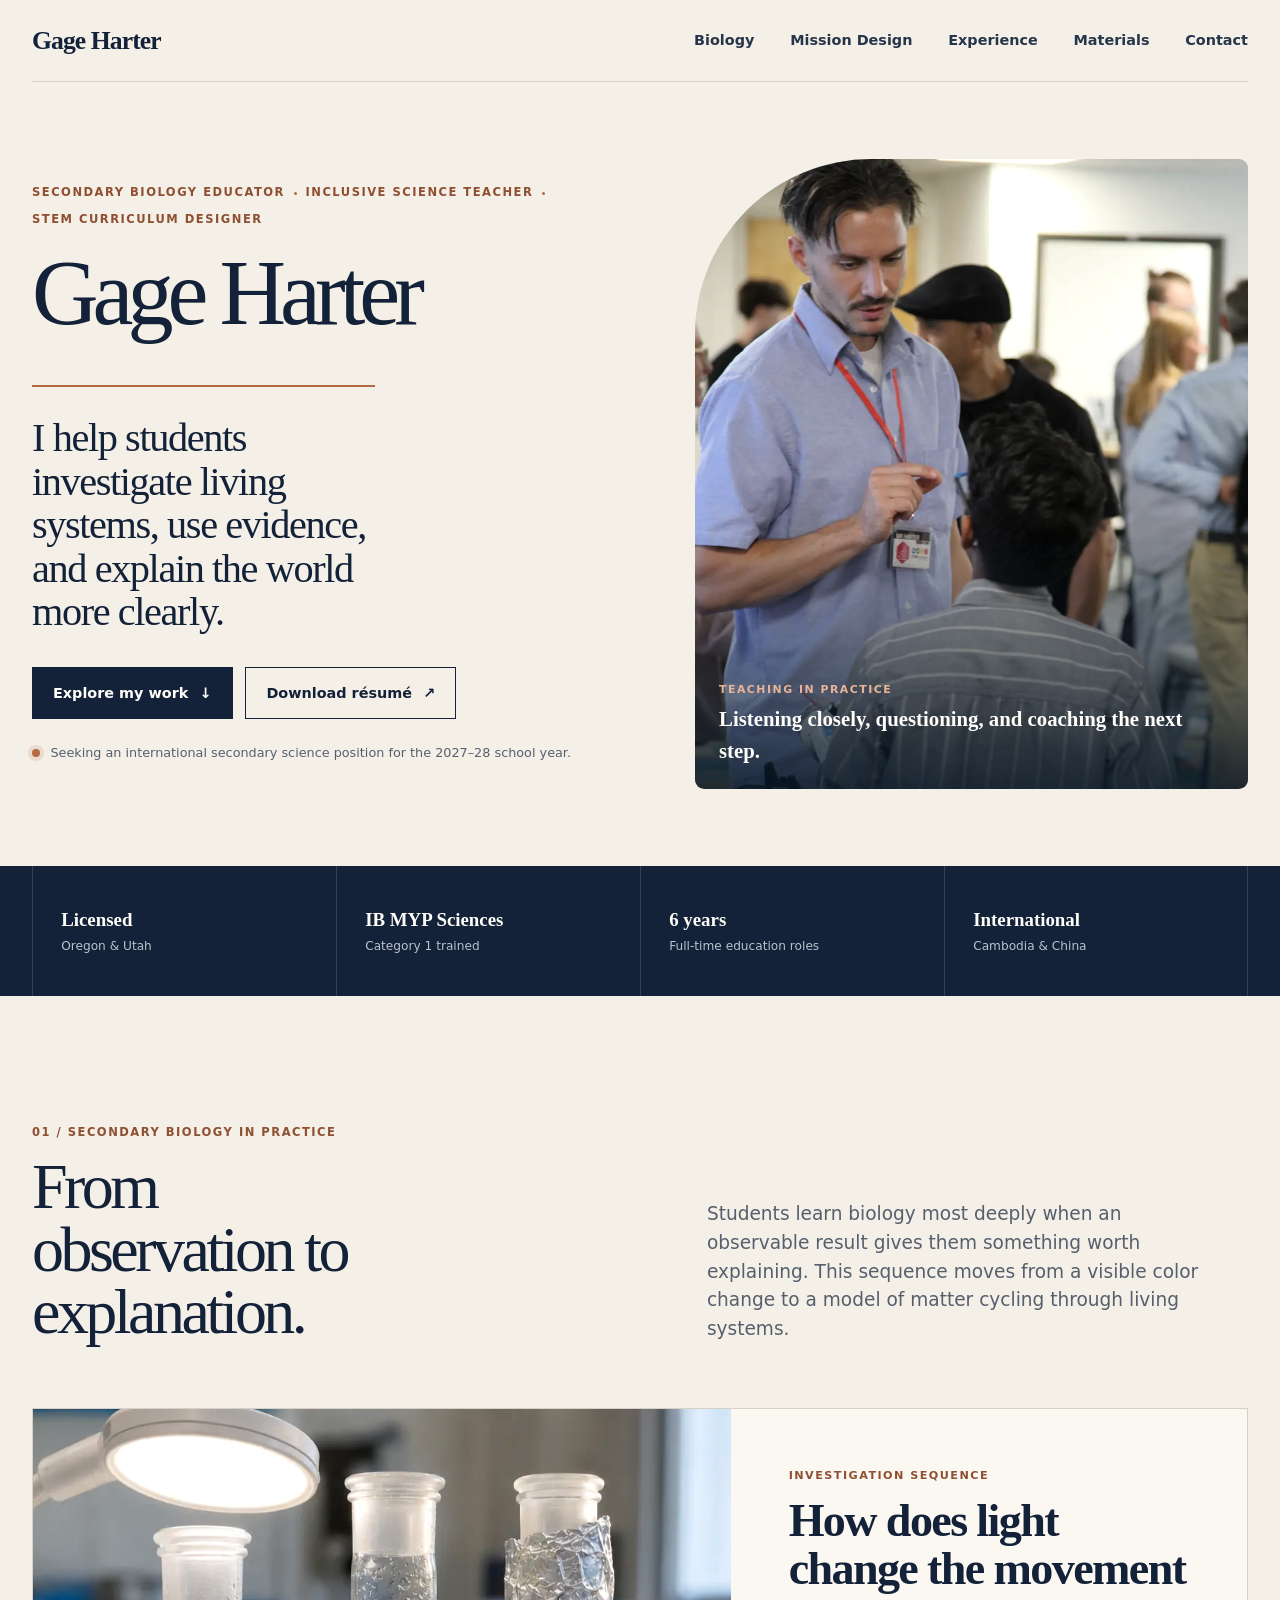
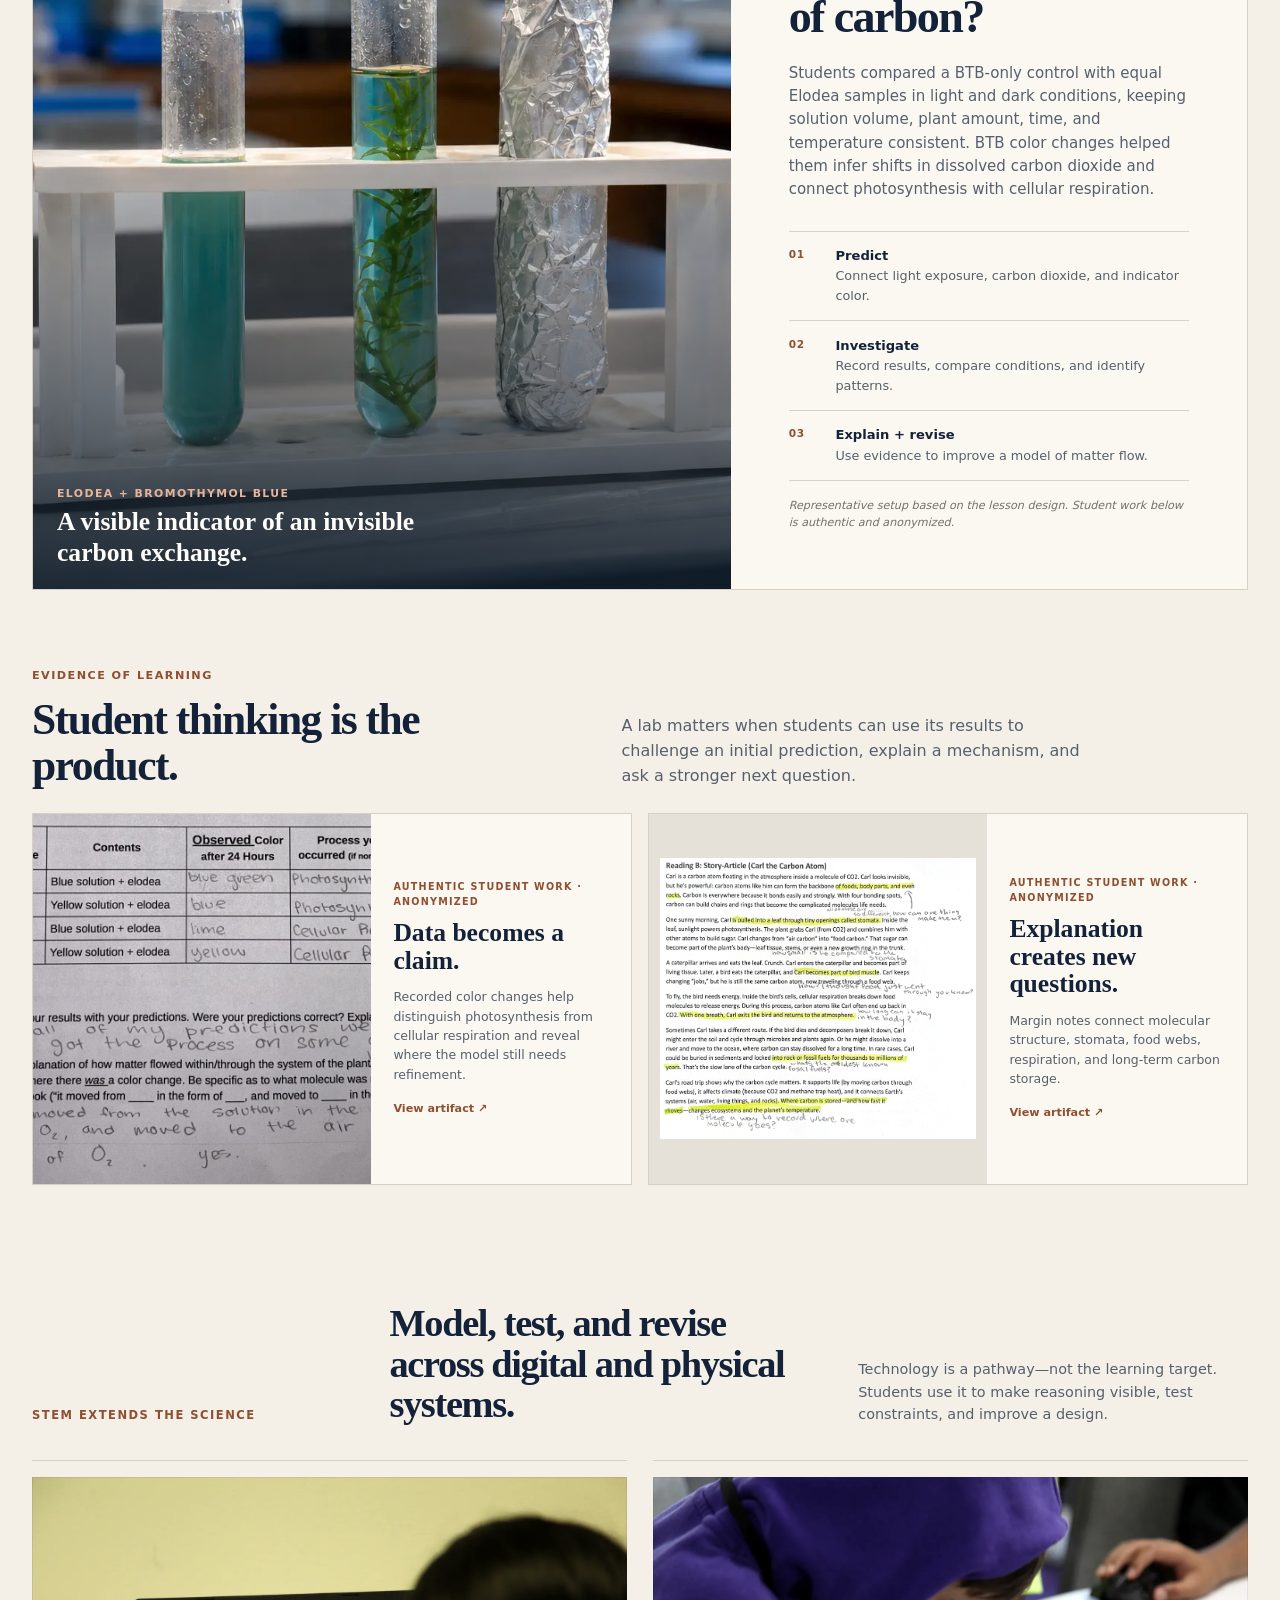
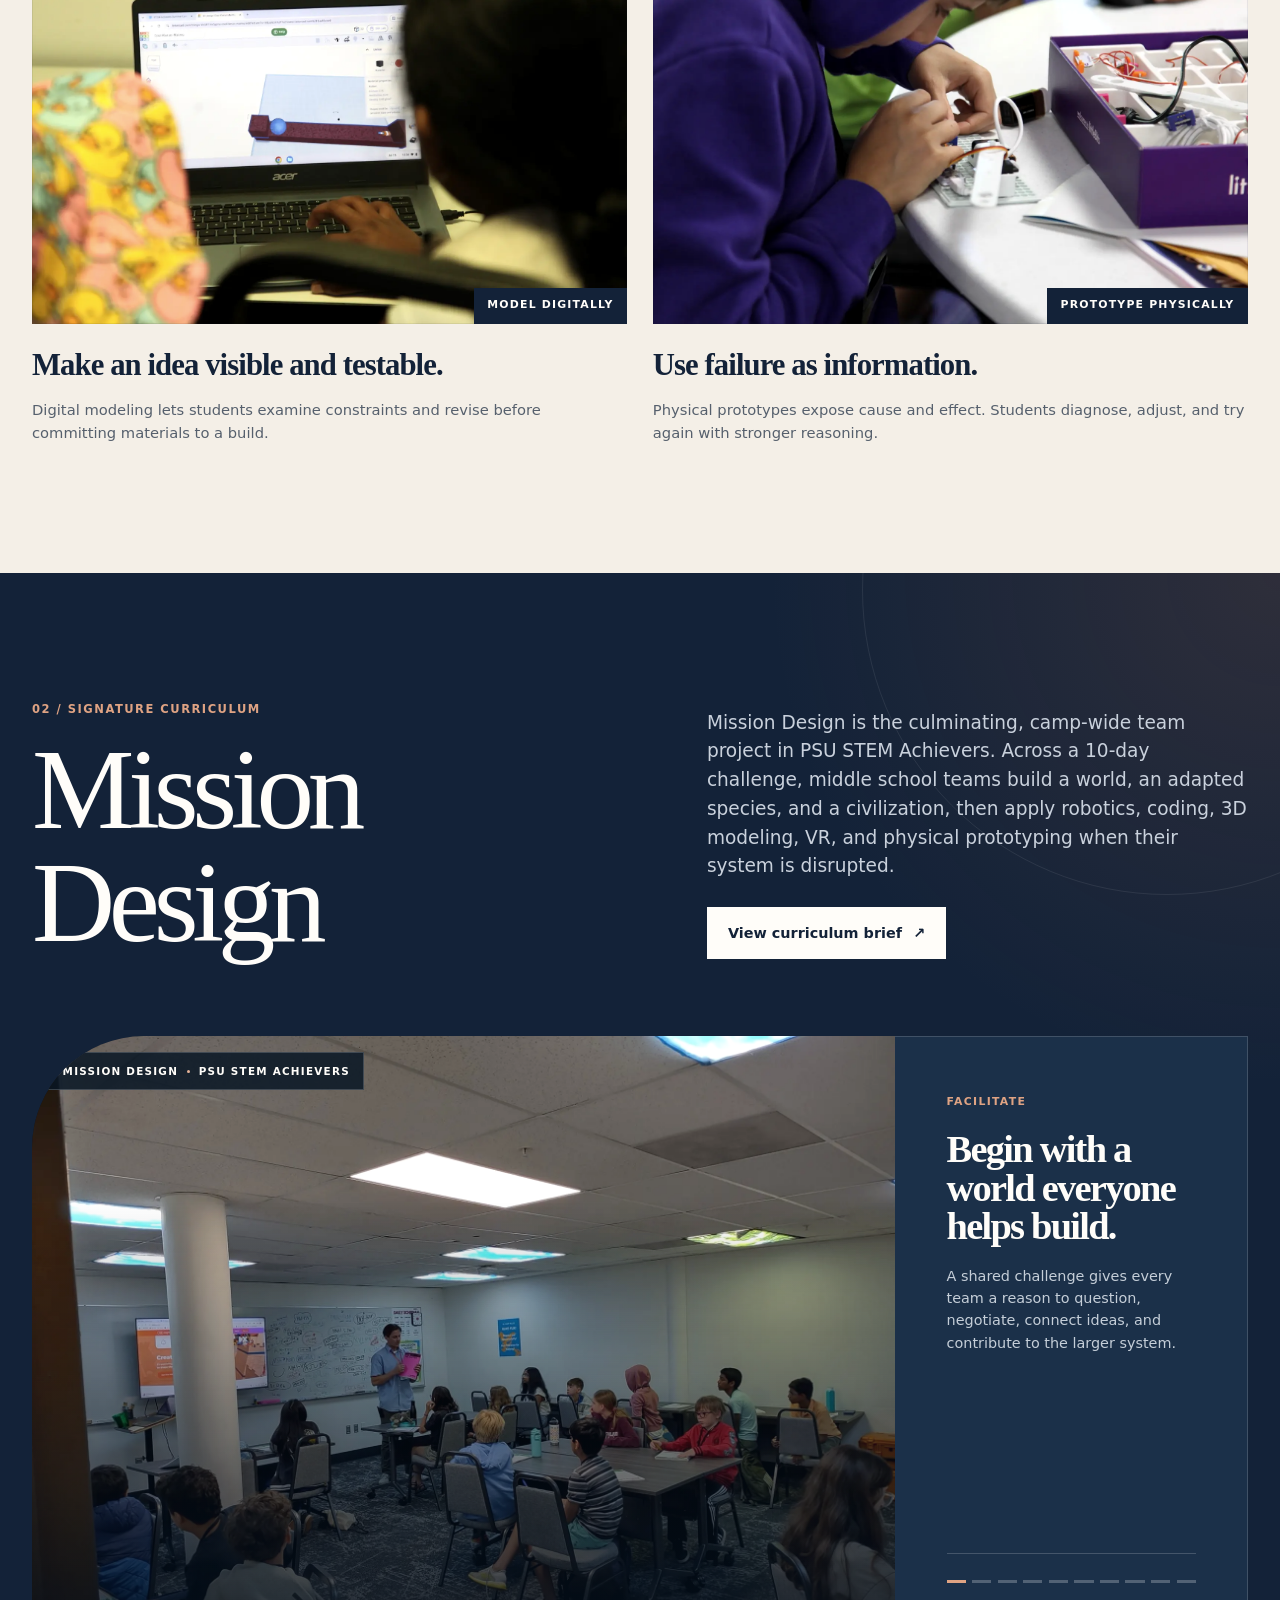
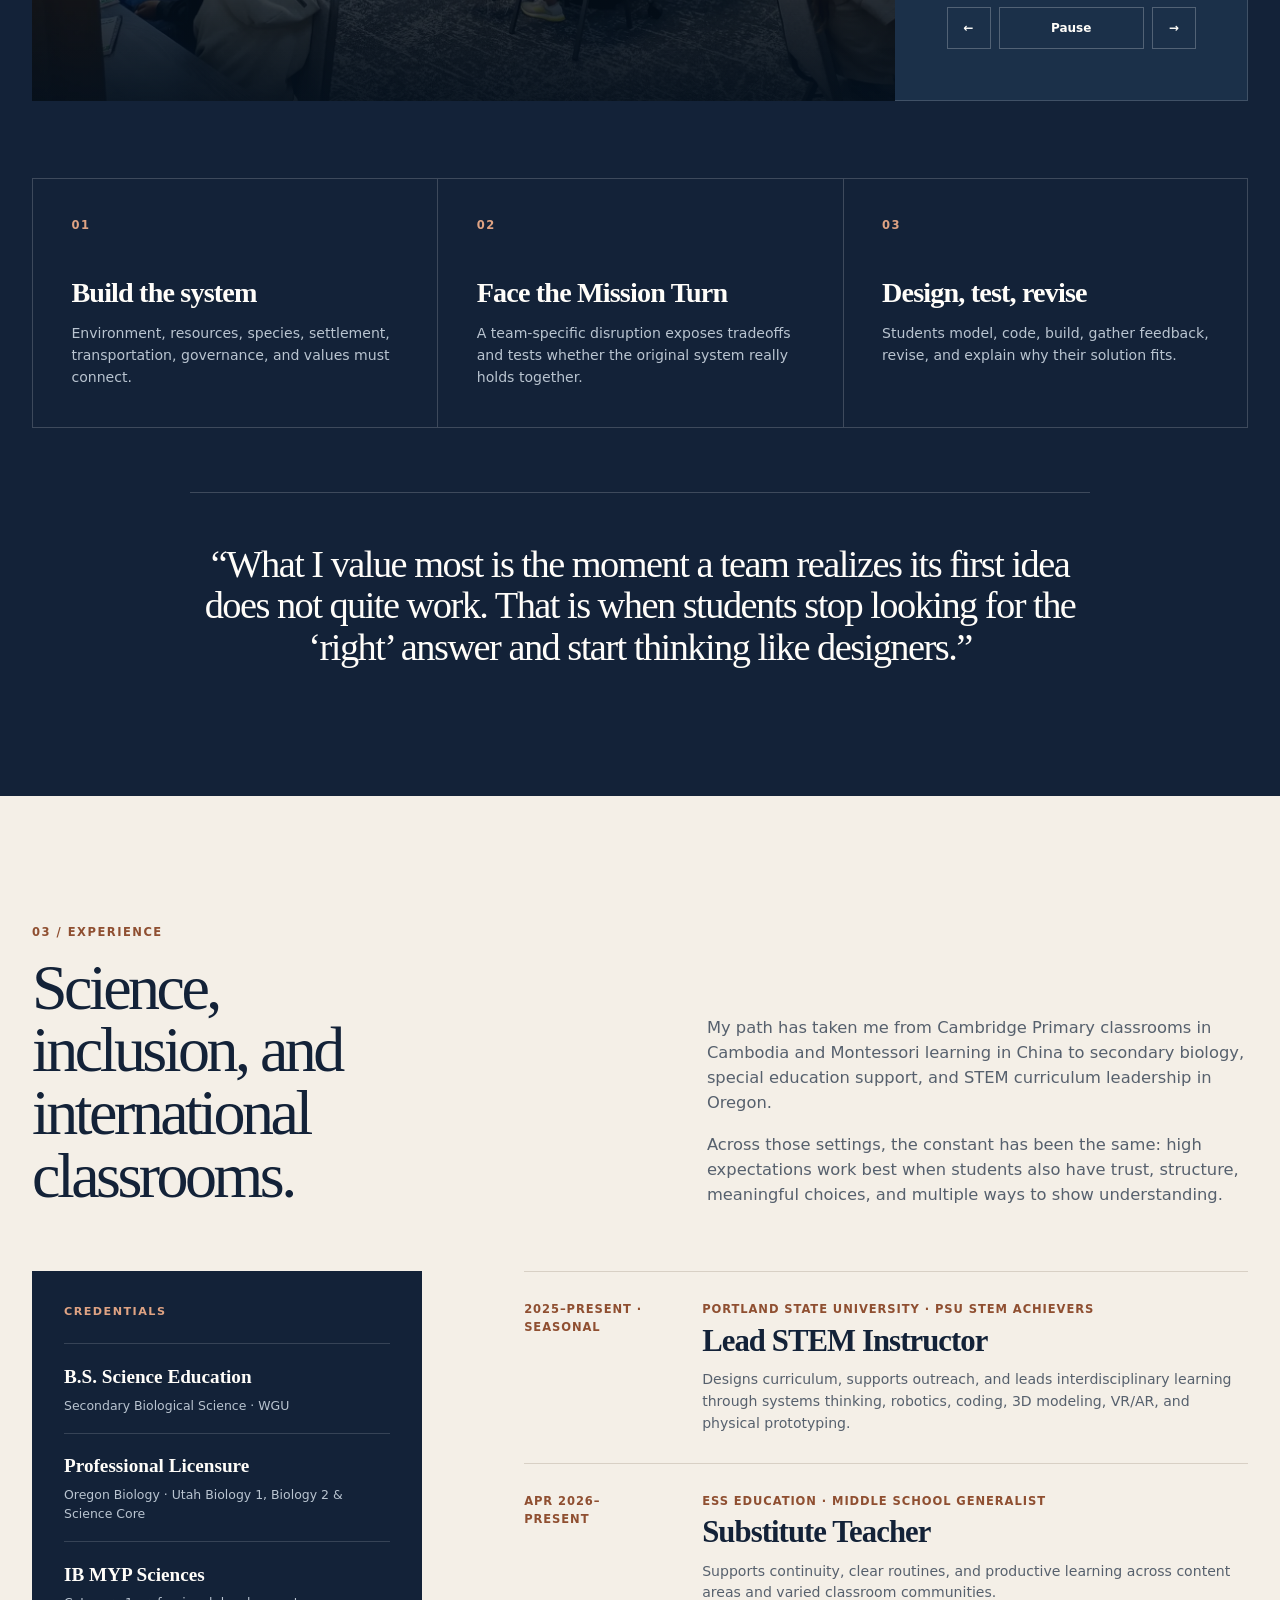
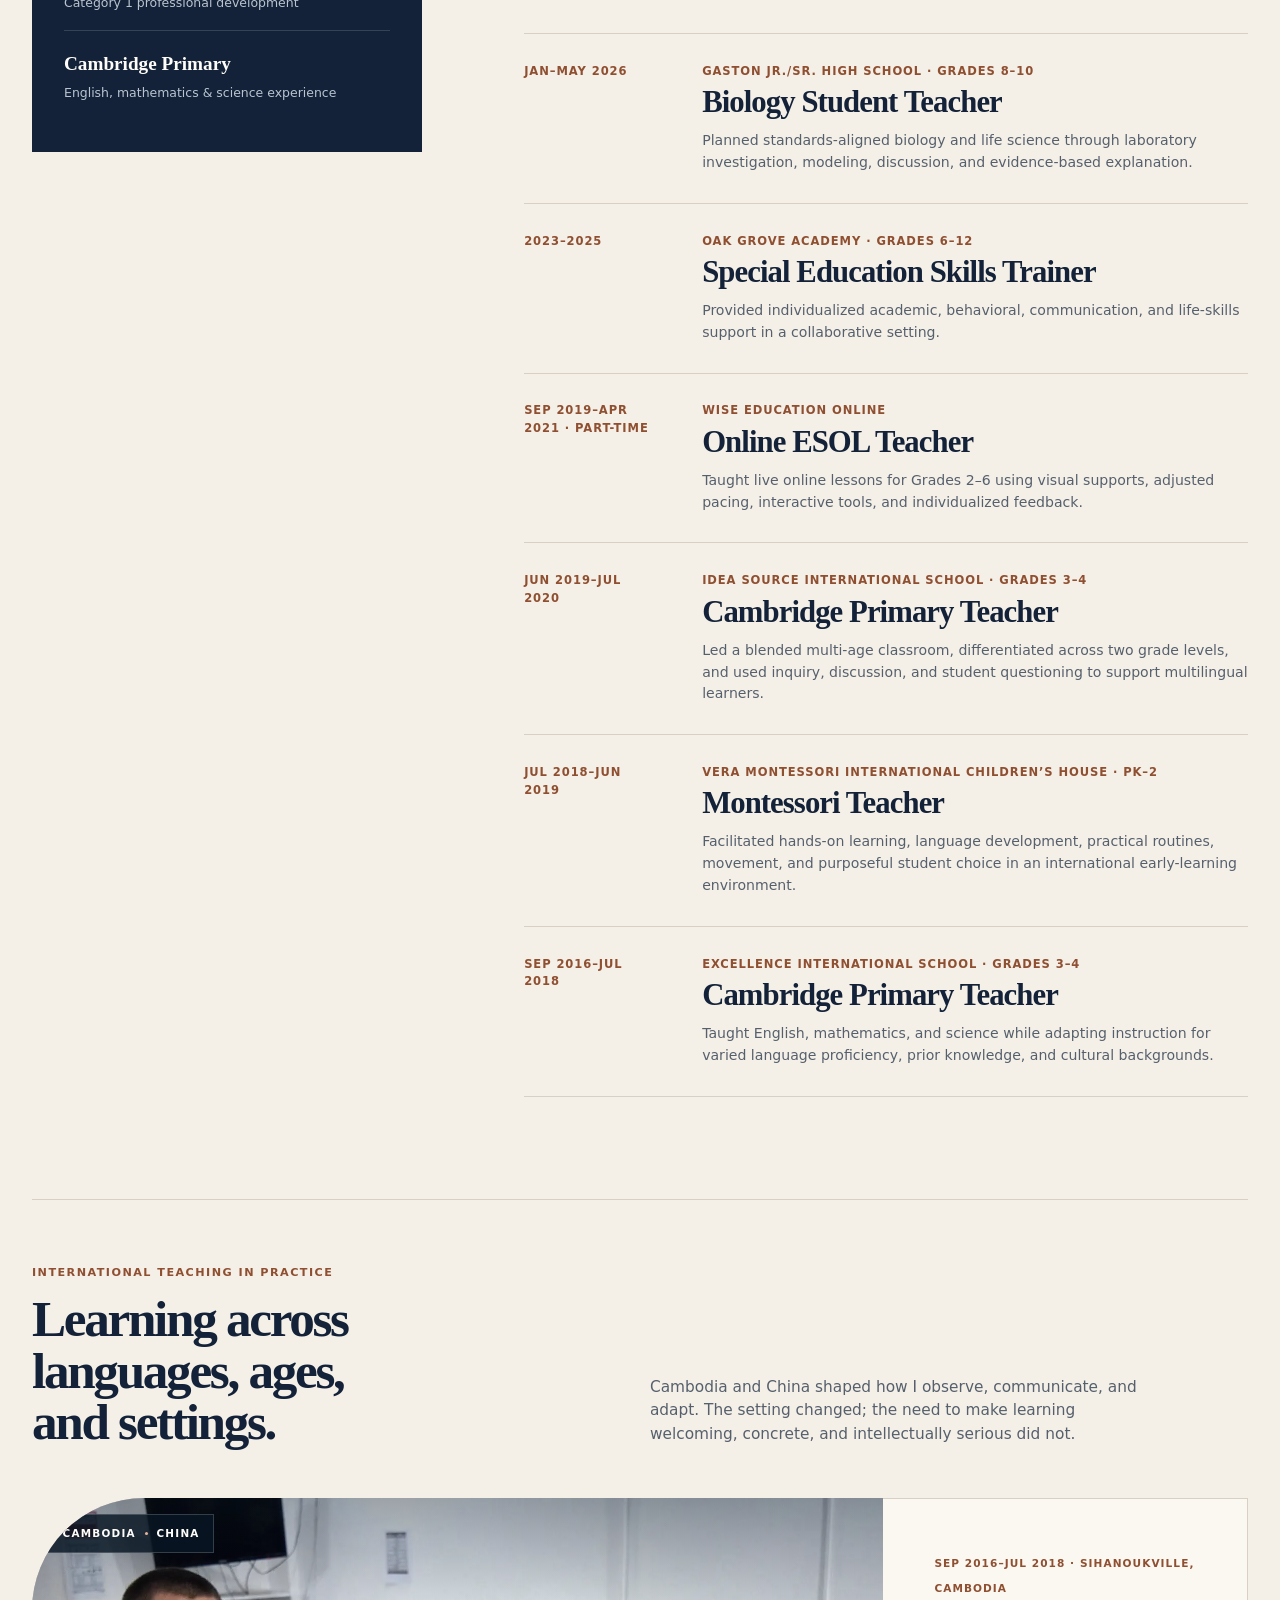
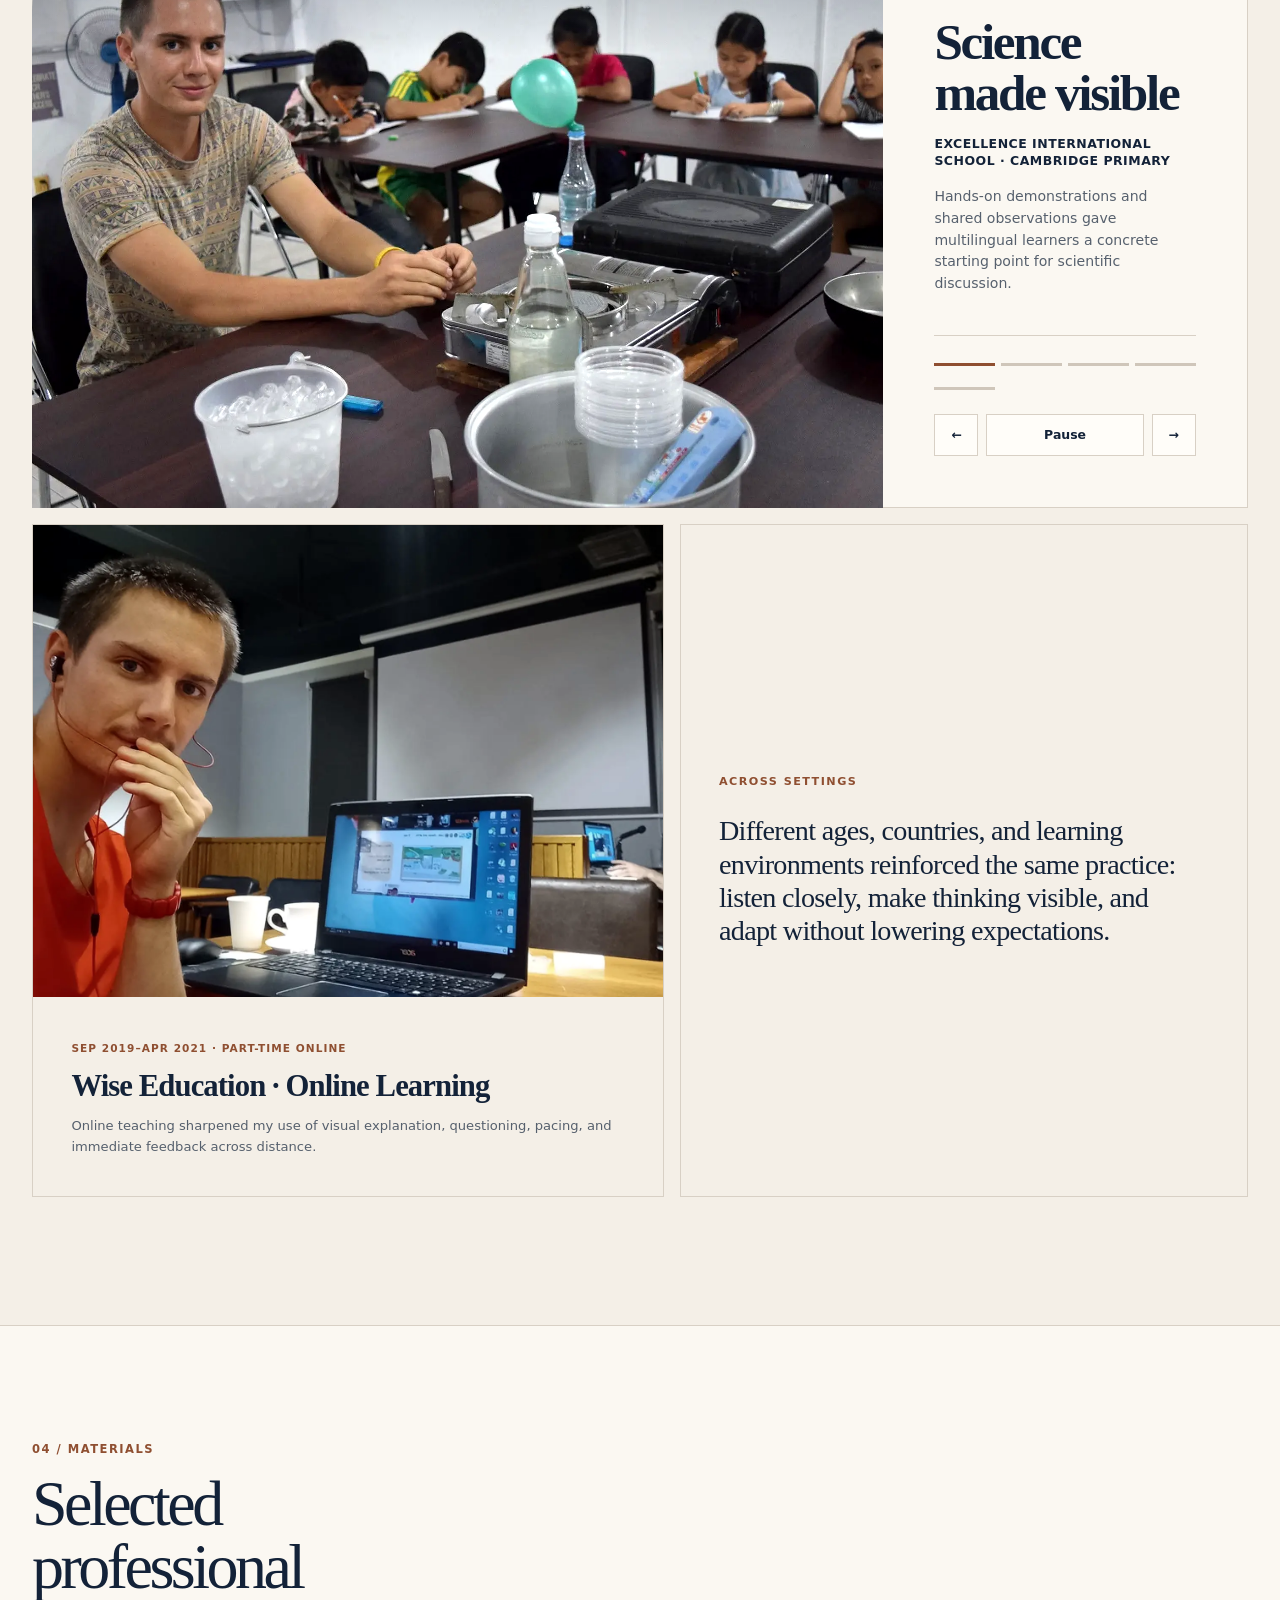
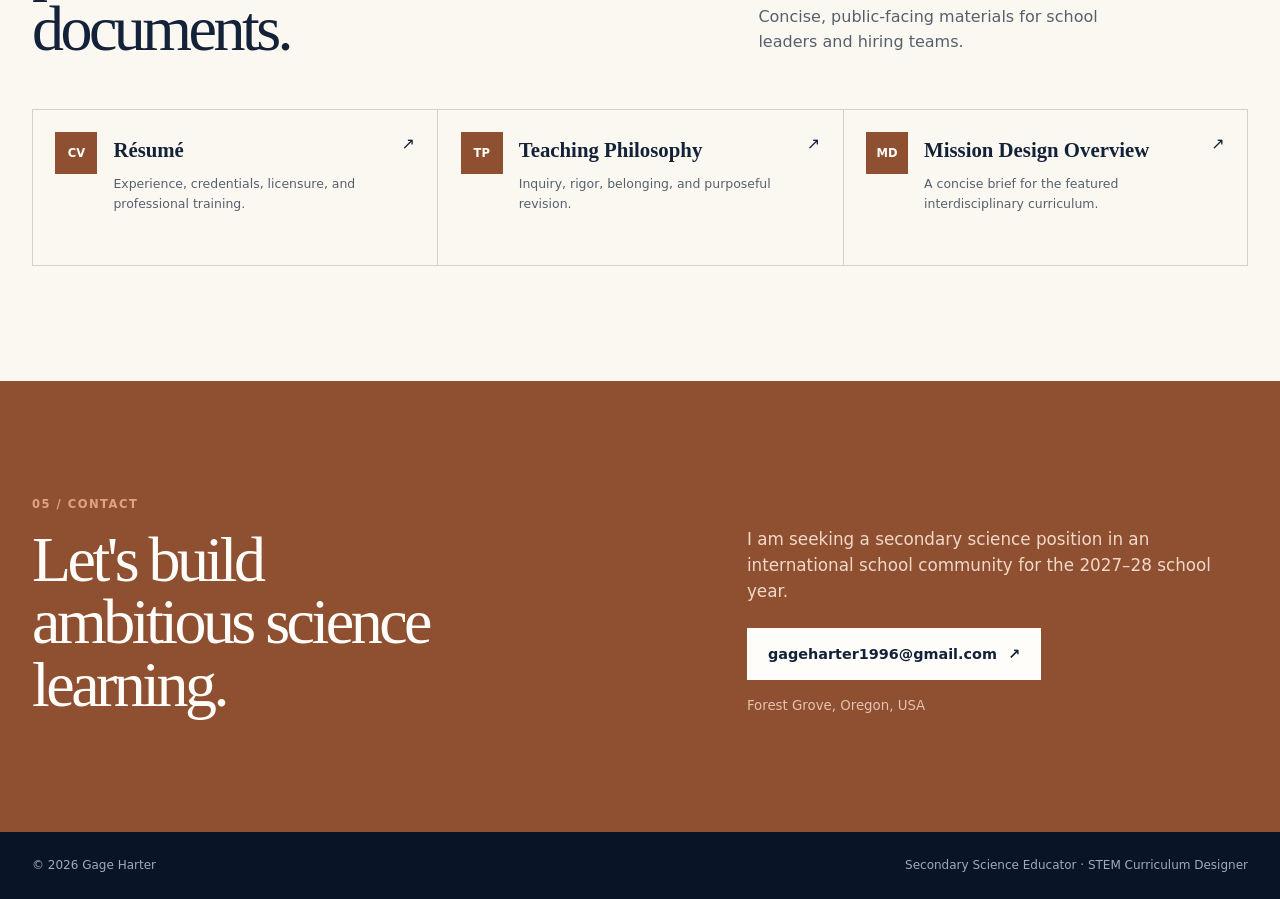
<file: index.html>
<!doctype html>
<html lang="en">
  <head>
    <meta charset="UTF-8" />
    <meta name="viewport" content="width=device-width, initial-scale=1.0" />
    <meta
      name="description"
      content="Teaching portfolio of Gage Harter: licensed secondary science educator, international teacher, and STEM curriculum designer."
    />
    <meta property="og:title" content="Gage Harter | Secondary Science Educator" />
    <meta
      property="og:description"
      content="Inquiry-driven biology and life science learning grounded in evidence, explanation, and revision."
    />
    <meta property="og:type" content="website" />
    <meta property="og:url" content="https://gageharter.github.io/" />
    <meta
      property="og:image"
      content="https://gageharter.github.io/media/student-mentoring.webp"
    />
    <meta
      property="og:image:alt"
      content="Gage Harter coaching a student during a public learning exhibition"
    />
    <meta name="twitter:card" content="summary_large_image" />
    <meta name="theme-color" content="#132238" />
    <link rel="canonical" href="https://gageharter.github.io/" />
    <link rel="icon" href="/favicon.svg" type="image/svg+xml" />
    <title>Gage Harter | Secondary Science Educator</title>
    <script type="module" crossorigin src="/assets/index-idea-source.js"></script>
    <link rel="stylesheet" crossorigin href="/assets/index-XQ3p34l-.css">
  </head>
  <body>
    <div id="root"></div>
  </body>
</html>
</file>
<file: assets/index-XQ3p34l-.css>
:root{--ivory:#f4efe7;--paper:#fbf8f2;--white:#fffdf9;--ink:#132238;--ink-soft:#22344c;--muted:#56606d;--copper:#b56a45;--copper-dark:#8f4f31;--line:#d8d0c5;--serif:"Iowan Old Style", "Palatino Linotype", "Book Antiqua", Palatino, Georgia, serif;--sans:Inter, ui-sans-serif, system-ui, -apple-system, BlinkMacSystemFont, "Segoe UI", sans-serif;--shell:min(1380px, calc(100vw - 64px))}*{box-sizing:border-box}html{scroll-behavior:smooth}body{color:var(--ink);background:var(--ivory);font-family:var(--sans);text-rendering:optimizelegibility;-webkit-font-smoothing:antialiased;margin:0;line-height:1.55}img{max-width:100%;display:block}a{color:inherit}button,a,summary{-webkit-tap-highlight-color:transparent}a:focus-visible,button:focus-visible{outline:3px solid var(--copper);outline-offset:4px}::selection{color:var(--white);background:var(--copper)}.shell{width:var(--shell);margin-inline:auto}.skip-link{z-index:100;color:var(--white);background:var(--ink);padding:.8rem 1rem;text-decoration:none;position:fixed;top:-5rem;left:1rem}.skip-link:focus{top:1rem}.site-header{z-index:10;width:var(--shell);border-bottom:1px solid var(--line);justify-content:space-between;align-items:center;gap:2rem;min-height:82px;margin-inline:auto;display:flex;position:relative}.wordmark{font-family:var(--serif);letter-spacing:-.035em;font-size:clamp(1.45rem,2vw,2rem);font-weight:700;text-decoration:none}.desktop-nav{align-items:center;gap:clamp(1.2rem,2.8vw,3rem);display:flex}.desktop-nav a{color:#26354a;padding:.5rem 0;font-size:.9rem;font-weight:650;text-decoration:none;position:relative}.desktop-nav a:after{content:"";background:var(--copper);transform-origin:100%;height:1px;transition:transform .18s;position:absolute;bottom:.15rem;left:0;right:0;transform:scaleX(0)}.desktop-nav a:hover:after,.desktop-nav a:focus-visible:after{transform-origin:0;transform:scaleX(1)}.mobile-menu{display:none}.hero{grid-template-columns:minmax(0,1.04fr) minmax(500px,.96fr);align-items:center;gap:clamp(2.5rem,5vw,6rem);min-height:760px;padding:clamp(3rem,6vw,6.25rem) 0;display:grid}.hero-copy{min-width:0}.eyebrow,.section-index{color:var(--copper-dark);letter-spacing:.13em;text-transform:uppercase;margin:0;font-size:.72rem;font-weight:800}.eyebrow{flex-wrap:wrap;align-items:center;gap:.55rem;display:flex}.eyebrow i{background:var(--copper);border-radius:50%;width:3px;height:3px}.hero-name{font-family:var(--serif);letter-spacing:-.065em;margin:1.5rem 0 0;font-size:clamp(4rem,7.2vw,7.4rem);line-height:.88}.hero h1{border-top:2px solid var(--copper);max-width:17ch;font-family:var(--serif);letter-spacing:-.035em;margin:clamp(2rem,4vw,3.4rem) 0 0;padding-top:1.8rem;font-size:clamp(2rem,3.15vw,3.6rem);font-weight:500;line-height:1.08}.hero-actions{flex-wrap:wrap;gap:.8rem;margin-top:2.1rem;display:flex}.button{border:1px solid var(--ink);justify-content:center;align-items:center;gap:.7rem;min-height:52px;padding:.78rem 1.25rem;font-size:.9rem;font-weight:750;text-decoration:none;transition:color .18s,background .18s,border-color .18s,transform .18s;display:inline-flex}.button:hover,.button:focus-visible{transform:translateY(-2px)}.button-primary{color:var(--white);background:var(--ink)}.button-primary:hover,.button-primary:focus-visible{background:var(--ink-soft)}.button-outline{background:0 0}.button-outline:hover,.button-outline:focus-visible{color:var(--white);background:var(--copper-dark);border-color:var(--copper-dark)}.button-light{color:var(--ink);background:var(--white);border-color:var(--white)}.button-light:hover,.button-light:focus-visible{color:var(--white);background:var(--copper);border-color:var(--copper)}.availability{color:var(--muted);align-items:flex-start;gap:.65rem;margin-top:1.5rem;font-size:.8rem;display:flex}.availability p{margin:0}.availability-dot{background:var(--copper);border-radius:50%;flex:none;width:8px;height:8px;margin-top:.35rem;box-shadow:0 0 0 4px #b56a4526}.hero-figure{background:#ccd0cf;border-radius:11rem .6rem .6rem;min-height:630px;margin:0;position:relative;overflow:hidden}.hero-figure:after{content:"";pointer-events:none;background:linear-gradient(#0000 58%,#081624d6);position:absolute;inset:0}.hero-figure img{object-fit:cover;object-position:42% center;filter:saturate(.9)contrast(1.03);width:100%;height:630px}.hero-figure figcaption{z-index:2;color:var(--white);position:absolute;bottom:1.35rem;left:1.5rem;right:1.5rem}.hero-figure figcaption span{color:#e7b499;letter-spacing:.14em;text-transform:uppercase;font-size:.68rem;font-weight:800;display:block}.hero-figure figcaption strong{font-family:var(--serif);margin-top:.25rem;font-size:1.3rem;font-weight:600;display:block}.proof-strip{color:var(--white);background:var(--ink)}.proof-grid{grid-template-columns:repeat(4,1fr);min-height:130px;display:grid}.proof-grid p{border-left:1px solid #ffffff24;flex-direction:column;justify-content:center;margin:0;padding:1.7rem clamp(1rem,2.2vw,2.25rem);display:flex}.proof-grid p:last-child{border-right:1px solid #ffffff24}.proof-grid strong{font-family:var(--serif);font-size:1.18rem;font-weight:600}.proof-grid span{color:#bac2cc;margin-top:.2rem;font-size:.76rem}.section{padding:clamp(5rem,10vw,9rem) 0}.section-heading{grid-template-columns:1.05fr .95fr;align-items:end;gap:clamp(2rem,6vw,7rem);margin-bottom:clamp(2.5rem,5vw,4.5rem);display:grid}.section-heading h2,.mission-heading h2,.materials-heading h2,.contact-layout h2{font-family:var(--serif);letter-spacing:-.055em;margin:.9rem 0 0;font-size:clamp(3rem,5vw,5.4rem);font-weight:500;line-height:.98}.section-heading h2{max-width:12ch}.section-deck{max-width:44ch;color:var(--muted);margin:0;font-size:clamp(1rem,1.45vw,1.22rem)}.biology-section{scroll-margin-top:1rem}.biology-case{background:var(--paper);border:1px solid var(--line);grid-template-columns:minmax(0,1.15fr) minmax(360px,.85fr);display:grid;overflow:hidden}.biology-setup{background:#d9d5cb;min-height:620px;margin:0;position:relative;overflow:hidden}.biology-setup:after{content:"";pointer-events:none;background:linear-gradient(#0000,#081624e0);position:absolute;inset:45% 0 0}.biology-setup img{object-fit:cover;object-position:51% center;filter:saturate(.9)contrast(1.025);width:100%;height:100%}.biology-setup figcaption{z-index:2;color:var(--white);position:absolute;bottom:1.35rem;left:1.5rem;right:1.5rem}.biology-setup figcaption span,.artifact-card>div>span{color:#e7b499;letter-spacing:.13em;text-transform:uppercase;font-size:.68rem;font-weight:800;display:block}.biology-setup figcaption strong{max-width:28ch;font-family:var(--serif);margin-top:.3rem;font-size:clamp(1.2rem,2vw,1.7rem);line-height:1.18;display:block}.biology-case-copy{align-self:center;padding:clamp(2rem,4.5vw,4.5rem)}.biology-case-copy h3,.artifact-heading h3{font-family:var(--serif);letter-spacing:-.035em;margin:.8rem 0 0;font-weight:600;line-height:1.05}.biology-case-copy h3{font-size:clamp(2rem,3.6vw,3.7rem)}.biology-case-copy>p:not(.aside-label,.image-disclosure){color:var(--muted);margin:1.25rem 0 0;font-size:.94rem}.biology-steps{border-top:1px solid var(--line);margin:1.8rem 0 0;padding:0;list-style:none}.biology-steps li{border-bottom:1px solid var(--line);grid-template-columns:34px 1fr;gap:.8rem;padding:.9rem 0;display:grid}.biology-steps li>span{color:var(--copper-dark);letter-spacing:.08em;font-size:.66rem;font-weight:850}.biology-steps p{color:var(--muted);margin:0;font-size:.8rem}.biology-steps strong{color:var(--ink);font-size:.82rem;display:block}.image-disclosure{color:#74706a;margin:1rem 0 0;font-size:.7rem;font-style:italic}.artifact-heading{grid-template-columns:.9fr 1.1fr;align-items:end;gap:clamp(2rem,6vw,7rem);margin:clamp(3rem,6vw,5rem) 0 1.5rem;display:grid}.artifact-heading h3{font-size:clamp(2rem,3.4vw,3.3rem)}.artifact-heading>p{max-width:47ch;color:var(--muted);margin:0}.biology-artifacts{grid-template-columns:repeat(2,minmax(0,1fr));gap:1rem;display:grid}.artifact-card{min-width:0;color:inherit;background:var(--paper);border:1px solid var(--line);grid-template-columns:minmax(0,1.15fr) minmax(260px,.85fr);text-decoration:none;transition:transform .18s,border-color .18s,box-shadow .18s;display:grid}.artifact-card:hover,.artifact-card:focus-visible{border-color:#b9aa9a;transform:translateY(-2px);box-shadow:0 18px 42px #13223817}.artifact-card figure{background:#e5dfd5;min-height:370px;margin:0;overflow:hidden}.artifact-card figure img{object-fit:cover;object-position:center;filter:saturate(.88)contrast(1.015);width:100%;height:100%;transition:transform .35s}.artifact-card:hover figure img{transform:scale(1.015)}.artifact-card figure img.artifact-contain{object-fit:contain;background:#e5dfd5;padding:.7rem}.artifact-card>div{align-self:center;padding:1.4rem}.artifact-card>div>span{color:var(--copper-dark);font-size:.6rem}.artifact-card h3{font-family:var(--serif);margin:.6rem 0 0;font-size:clamp(1.35rem,2vw,1.8rem);line-height:1.08}.artifact-card p{color:var(--muted);margin:.8rem 0 0;font-size:.78rem}.artifact-card small{color:var(--copper-dark);margin-top:1rem;font-size:.7rem;font-weight:800;display:block}.science-method{background:var(--paper);border:1px solid var(--line);grid-template-columns:minmax(0,1.25fr) minmax(280px,.75fr);align-items:end;gap:clamp(2.5rem,7vw,8rem);padding:clamp(2.5rem,5vw,5rem);display:grid;position:relative;overflow:hidden}.science-method:after{content:"";pointer-events:none;border:1px solid #b56a4540;border-radius:50%;width:24rem;height:24rem;position:absolute;top:-9rem;right:-8rem}.science-method-copy h3,.stem-heading h3{font-family:var(--serif);letter-spacing:-.035em;margin:1rem 0 0;font-weight:600;line-height:1.06}.science-method-copy h3{font-size:clamp(2rem,3.7vw,3.8rem)}.science-method-copy>p:not(.aside-label){max-width:62ch;color:var(--muted);margin:1.3rem 0 0;font-size:.94rem}.science-method-statement{z-index:1;border-top:2px solid var(--copper);font-family:var(--serif);letter-spacing:-.025em;margin:0;padding:1.6rem 0 0;font-size:clamp(1.45rem,2.3vw,2.25rem);line-height:1.15;position:relative}.science-pillars{border-top:1px solid var(--line);margin-top:1.7rem}.science-pillars p{border-bottom:1px solid var(--line);grid-template-columns:96px 1fr;gap:1rem;margin:0;padding:.9rem 0;display:grid}.science-pillars strong{color:var(--copper-dark);letter-spacing:.08em;text-transform:uppercase;font-size:.7rem}.science-pillars span{color:var(--muted);font-size:.78rem}.stem-heading{grid-template-columns:.55fr .75fr .7fr;align-items:end;gap:clamp(1.5rem,4vw,4rem);margin:clamp(4rem,8vw,7rem) 0 2.2rem;display:grid}.stem-heading h3{font-size:clamp(1.8rem,3vw,3rem)}.stem-heading>p:last-child{color:var(--muted);margin:0;font-size:.9rem}.practice-grid{grid-template-columns:repeat(3,1fr);gap:clamp(1rem,2vw,1.8rem);display:grid}.practice-grid-compact{grid-template-columns:repeat(2,minmax(0,1fr))}.practice-card{border-top:1px solid var(--line);padding-top:1rem}.practice-card figure{aspect-ratio:4/3;background:#ddd7ce;margin:0 0 1.6rem;position:relative;overflow:hidden}.practice-card figure:after{content:"";pointer-events:none;position:absolute;inset:0;box-shadow:inset 0 0 0 1px #13223814}.practice-card img,.international-feature img{object-fit:cover;filter:saturate(.86)contrast(1.02);width:100%;height:100%}.practice-card img{transition:transform .5s cubic-bezier(.2,.7,.2,1)}.practice-card:first-child img{object-position:51% center}.practice-card:nth-child(2) img{object-position:50% center}.practice-card:nth-child(3) img{object-position:52% center}.practice-card:hover img{transform:scale(1.025)}.practice-card figure span{z-index:2;color:var(--white);background:var(--ink);letter-spacing:.11em;text-transform:uppercase;padding:.6rem .85rem;font-size:.68rem;font-weight:800;position:absolute;bottom:0;right:0}.practice-card h3,.mission-arc h3,.timeline-item h3{font-family:var(--serif);letter-spacing:-.03em;margin:0;font-weight:600;line-height:1.1}.practice-card h3{font-size:clamp(1.5rem,2.4vw,2.2rem)}.practice-card p{color:var(--muted);margin:1rem 0 0;font-size:.92rem}.mission-section{color:var(--white);background:radial-gradient(circle at 100% 0%, #b56a452b, transparent 32rem), var(--ink);padding:clamp(5.5rem,10vw,9rem) 0;position:relative;overflow:hidden}.mission-section:before{content:"";border:1px solid #ffffff14;border-radius:50%;width:38rem;height:38rem;position:absolute;top:-18rem;right:-12rem}.section-index-light{color:#dfa383}.mission-heading{grid-template-columns:1.05fr .95fr;align-items:end;gap:clamp(2rem,6vw,7rem);display:grid;position:relative}.mission-heading h2{color:var(--white);font-size:clamp(4rem,9vw,8rem)}.mission-intro>p{color:#c9d1dc;max-width:48ch;margin:0 0 1.6rem;font-size:clamp(1rem,1.45vw,1.22rem)}.mission-showcase{grid-template-columns:minmax(0,1.42fr) minmax(340px,.58fr);height:clamp(590px,52vw,720px);margin-top:clamp(3rem,6vw,5rem);display:grid}.mission-stage{background:#081626;border-radius:7rem 0 0;position:relative;overflow:hidden}.mission-stage:after{content:"";z-index:1;pointer-events:none;background:linear-gradient(#0000,#04101ded);position:absolute;inset:25% 0 0}.mission-slide{opacity:0;pointer-events:none;margin:0;transition:opacity .7s,transform 6.5s linear;position:absolute;inset:0;transform:scale(1.015)}.mission-slide.is-active{opacity:1;pointer-events:auto;transform:scale(1)}.mission-slide img{object-fit:cover;filter:saturate(.86)contrast(1.035);width:100%;height:100%}.mission-slide-facilitation img{object-position:50% 46%}.mission-slide-mentoring img{object-position:48% 46%}.mission-slide-classvr img{object-position:52% center}.mission-slide-rvr-build img{object-position:50% 56%}.mission-slide-spacecraft img{object-position:50% 54%}.mission-slide-rvr-prototype img,.mission-slide-printed-component img{object-position:50% center}.mission-slide-presentation img{object-position:50% 45%}.mission-slide-exhibition img{object-position:50% 46%}.mission-slide-card img{object-position:52% center}.mission-stage-label{z-index:2;color:var(--white);letter-spacing:.12em;text-transform:uppercase;background:#081624d6;border:1px solid #ffffff2e;align-items:center;gap:.55rem;padding:.65rem .85rem;font-size:.65rem;font-weight:800;display:flex;position:absolute;top:1rem;left:1rem}.mission-stage-label i{background:#e7b499;border-radius:50%;width:3px;height:3px}.mission-panel{background:#1b3049;border:1px solid #ffffff29;border-left:0;flex-direction:column;justify-content:space-between;gap:2.5rem;min-width:0;padding:clamp(2rem,4vw,4rem);display:flex}.mission-panel>div:first-child>span{color:#dfa383;letter-spacing:.12em;text-transform:uppercase;font-size:.68rem;font-weight:800}.mission-panel h3{font-family:var(--serif);letter-spacing:-.045em;margin:1.1rem 0 0;font-size:clamp(2rem,3vw,3rem);font-weight:600;line-height:1;overflow-wrap:break-word;text-wrap:balance}.mission-panel>div:first-child>p{color:#c5ced8;margin:1.2rem 0 0;font-size:.9rem}.mission-controls{border-top:1px solid #ffffff2e;gap:1rem;padding-top:1.2rem;display:grid}.mission-progress{grid-template-columns:repeat(10,minmax(0,1fr));gap:.4rem;display:grid}.mission-progress button{cursor:pointer;background:0 0;border:0;height:18px;padding:0}.mission-progress button:before{content:"";background:#ffffff3d;width:100%;height:3px;transition:background .18s;display:block}.mission-progress button.is-active:before,.mission-progress button:hover:before,.mission-progress button:focus-visible:before{background:#dfa383}.mission-buttons{grid-template-columns:44px 1fr 44px;gap:.5rem;display:grid}.mission-buttons button{cursor:pointer;min-height:42px;color:var(--white);font:inherit;background:0 0;border:1px solid #ffffff3d;padding:.55rem;font-size:.75rem;font-weight:750}.mission-buttons button:hover,.mission-buttons button:focus-visible{background:#ffffff1a}.mission-buttons button:disabled{cursor:not-allowed;opacity:.48}.mission-arc{border-top:1px solid #ffffff2e;border-bottom:1px solid #ffffff2e;grid-template-columns:repeat(3,1fr);margin-top:clamp(3rem,6vw,5rem);display:grid}.mission-arc article{border-left:1px solid #ffffff2e;padding:clamp(1.5rem,3vw,2.5rem)}.mission-arc article:last-child{border-right:1px solid #ffffff2e}.mission-arc article>span{color:#dfa383;letter-spacing:.13em;font-size:.72rem;font-weight:800;display:block}.mission-arc h3{color:var(--white);margin-top:2.7rem;font-size:clamp(1.45rem,2.2vw,2.1rem)}.mission-arc p{color:#b9c4d0;margin:.85rem 0 0;font-size:.88rem}.mission-principle{text-align:center;border-top:1px solid #ffffff2e;max-width:900px;margin:clamp(2.5rem,5vw,4rem) auto 0;padding-top:clamp(2rem,4vw,3.5rem)}.mission-principle p{font-family:var(--serif);letter-spacing:-.04em;margin:0;font-size:clamp(1.65rem,3vw,3rem);font-weight:500;line-height:1.08}.experience-section{background:var(--ivory)}.bio-copy{color:var(--muted);font-size:1.02rem}.bio-copy p{margin:0}.bio-copy p+p{margin-top:1rem}.experience-layout{grid-template-columns:.7fr 1.3fr;align-items:start;gap:clamp(3rem,8vw,8rem);display:grid}.credentials{color:var(--white);background:var(--ink);padding:2rem;position:sticky;top:2rem}.aside-label{color:var(--copper-dark);letter-spacing:.13em;text-transform:uppercase;margin:0;font-size:.7rem;font-weight:800}.credentials .aside-label{color:#dfa383}.credentials dl{margin:1.4rem 0 0}.credentials dl div{border-top:1px solid #ffffff26;padding:1.1rem 0}.credentials dt{font-family:var(--serif);font-size:1.2rem;font-weight:600}.credentials dd{color:#b9c4d0;margin:.25rem 0 0;font-size:.78rem}.timeline{border-top:1px solid var(--line)}.timeline-item{border-bottom:1px solid var(--line);grid-template-columns:130px 1fr;gap:clamp(1.5rem,4vw,3rem);padding:1.8rem 0;display:grid}.timeline-date,.timeline-place,.timeline-detail{margin:0}.timeline-date,.timeline-place{color:var(--copper-dark);letter-spacing:.08em;text-transform:uppercase;font-size:.72rem;font-weight:800}.timeline-item h3{margin-top:.35rem;font-size:clamp(1.45rem,2.4vw,2.15rem)}.timeline-detail{max-width:65ch;color:var(--muted);margin-top:.65rem;font-size:.88rem}.international-feature{border-top:1px solid var(--line);margin-top:clamp(4rem,8vw,7rem);padding-top:clamp(2.5rem,5vw,4.5rem)}.international-feature-heading{grid-template-columns:minmax(0,.95fr) minmax(0,1.05fr);align-items:end;gap:clamp(2rem,6vw,7rem);margin-bottom:clamp(2rem,4vw,3.2rem);display:grid}.international-feature-heading h3{max-width:13ch;font-family:var(--serif);letter-spacing:-.045em;margin:.75rem 0 0;font-size:clamp(2.3rem,4vw,4.2rem);font-weight:600;line-height:1}.international-feature-heading>p{max-width:52ch;color:var(--muted);margin:0;font-size:.96rem}.international-showcase{grid-template-columns:minmax(0,1.4fr) minmax(360px,.6fr);min-height:590px;display:grid}.international-stage{background:#c9c2b8;border-radius:7rem 0 0;margin:0;position:relative;overflow:hidden}.international-stage:after{content:"";z-index:1;pointer-events:none;background:linear-gradient(#08162466,#0000 26%);position:absolute;inset:0}.international-slide{opacity:0;pointer-events:none;margin:0;transition:opacity .7s,transform 6.5s linear;position:absolute;inset:0;transform:scale(1.015)}.international-slide.is-active{opacity:1;pointer-events:auto;transform:scale(1)}.international-slide img{filter:saturate(.88)contrast(1.025)}.international-slide-eis-classroom img{object-position:50% 43%}.international-slide-eis-investigation img{object-position:50% center}.international-slide-vera-reading img{object-position:50% 40%}.international-slide-vera-outdoors img{object-position:52% center}.international-stage-label{z-index:2;color:var(--white);letter-spacing:.12em;text-transform:uppercase;background:#081624d1;border:1px solid #ffffff2e;align-items:center;gap:.55rem;padding:.65rem .85rem;font-size:.65rem;font-weight:800;display:flex;position:absolute;top:1rem;left:1rem}.international-stage-label i{background:#e7b499;border-radius:50%;width:3px;height:3px}.international-panel{background:var(--paper);border:1px solid var(--line);border-left:0;flex-direction:column;justify-content:space-between;gap:2.5rem;min-width:0;padding:clamp(2rem,4vw,4rem);display:flex}.international-panel>div:first-child>span,.international-online-card>div>span{color:var(--copper-dark);letter-spacing:.1em;text-transform:uppercase;font-size:.66rem;font-weight:800}.international-panel h3{font-family:var(--serif);letter-spacing:-.045em;margin:1.1rem 0 0;font-size:clamp(2.2rem,4vw,4rem);font-weight:600;line-height:.98}.international-panel h4{letter-spacing:.04em;text-transform:uppercase;margin:1.15rem 0 0;font-size:.78rem;line-height:1.35}.international-panel>div:first-child>p{color:var(--muted);margin:1rem 0 0;font-size:.88rem}.international-controls{border-top:1px solid var(--line);gap:1rem;padding-top:1.2rem;display:grid}.international-progress{grid-template-columns:repeat(4,minmax(0,1fr));gap:.4rem;display:grid}.international-progress button{cursor:pointer;background:0 0;border:0;height:18px;padding:0}.international-progress button:before{content:"";background:#cfc6ba;width:100%;height:3px;transition:background .18s;display:block}.international-progress button.is-active:before,.international-progress button:hover:before,.international-progress button:focus-visible:before{background:var(--copper-dark)}.international-buttons{grid-template-columns:44px 1fr 44px;gap:.5rem;display:grid}.international-buttons button{border:1px solid var(--line);cursor:pointer;min-height:42px;color:var(--ink);background:var(--white);font-family:inherit;font-size:.78rem;font-weight:750}.international-buttons button:hover,.international-buttons button:focus-visible{color:var(--white);background:var(--ink);border-color:var(--ink)}.international-buttons button:disabled{cursor:default;color:#817c74;border-color:var(--line);background:#eee8df}.international-lower{grid-template-columns:minmax(0,1fr) minmax(0,.9fr);gap:1rem;margin-top:1rem;display:grid}.international-online-card{border:1px solid var(--line);grid-template-columns:minmax(220px,.75fr) minmax(0,1.25fr);min-width:0;display:grid}.international-online-card figure{background:#ddd6cb;min-height:250px;margin:0;overflow:hidden}.international-online-card img{object-position:50% center}.international-online-card>div{align-self:center;padding:clamp(1.5rem,3vw,2.5rem)}.international-online-card h3{font-family:var(--serif);letter-spacing:-.03em;margin:.65rem 0 0;font-size:clamp(1.45rem,2.4vw,2.25rem);font-weight:600;line-height:1.08}.international-online-card p{color:var(--muted);margin:.8rem 0 0;font-size:.82rem}.international-note{border:1px solid var(--line);grid-template-columns:1fr;align-content:center;gap:1.5rem;padding:clamp(1.5rem,3vw,2.5rem);display:grid}.international-note>p:last-child{max-width:46ch;font-family:var(--serif);letter-spacing:-.025em;margin:0;font-size:clamp(1.35rem,2.2vw,2rem);line-height:1.18}.materials-section{background:var(--paper);border-top:1px solid var(--line);padding:clamp(5rem,9vw,8rem) 0}.materials-heading{grid-template-columns:1.15fr .85fr;align-items:end;gap:4rem;display:grid}.materials-heading h2{max-width:12ch}.materials-heading>p{max-width:38ch;color:var(--muted);margin:0 0 .4rem}.document-grid{border-top:1px solid var(--line);border-bottom:1px solid var(--line);grid-template-columns:repeat(3,1fr);margin-top:3rem;display:grid}.document-card{border-left:1px solid var(--line);grid-template-columns:auto 1fr auto;align-items:start;gap:1rem;min-height:155px;padding:1.4rem;text-decoration:none;transition:color .18s,background .18s;display:grid}.document-card:last-child{border-right:1px solid var(--line)}.document-card:hover,.document-card:focus-visible{color:var(--white);background:var(--ink)}.document-code{width:42px;height:42px;color:var(--white);background:var(--copper-dark);place-items:center;font-size:.72rem;font-weight:850;display:grid}.document-card strong,.document-card small{display:block}.document-card strong{font-family:var(--serif);margin-top:.1rem;font-size:1.3rem}.document-card small{color:var(--muted);margin-top:.5rem;font-size:.78rem}.document-card:hover small,.document-card:focus-visible small{color:#b9c4d0}.contact-section{color:var(--white);background:var(--copper-dark);padding:clamp(5rem,9vw,8rem) 0}.contact-layout{grid-template-columns:1.1fr .9fr;align-items:end;gap:clamp(3rem,8vw,8rem);display:grid}.contact-layout h2{max-width:13ch;color:var(--white)}.contact-copy>p{color:#f1d8c9;max-width:44ch;margin:0 0 1.5rem;font-size:1.05rem}.contact-copy small{color:#e4c2b0;margin-top:1rem;display:block}.site-footer{color:#9fabb9;background:#091526;padding:1.5rem 0;font-size:.75rem}.site-footer>div{justify-content:space-between;gap:1rem;display:flex}.site-footer p{margin:0}@media (width<=1080px){:root{--shell:min(100% - 40px, 920px)}.hero{grid-template-columns:1fr;min-height:0}.hero-copy{padding-top:2rem}.hero h1{max-width:20ch}.hero-figure,.hero-figure img{height:560px;min-height:560px}.science-method{grid-template-columns:1fr}.biology-case{grid-template-columns:minmax(0,1.05fr) minmax(340px,.95fr)}.biology-artifacts{grid-template-columns:1fr}.international-showcase{grid-template-columns:minmax(0,1.1fr) minmax(330px,.9fr)}.international-lower{grid-template-columns:1fr}}@media (width<=820px){.desktop-nav{display:none}.mobile-menu{display:block;position:relative}.mobile-menu button{cursor:pointer;color:var(--ink);background:0 0;border:0;padding:.55rem 0;font-family:inherit;font-size:.8rem;font-weight:750}.mobile-menu nav{background:var(--white);border:1px solid var(--line);width:min(260px,100vw - 32px);padding:.75rem;display:grid;position:absolute;top:2rem;right:0;box-shadow:0 18px 40px #13223824}.mobile-menu nav a{padding:.8rem;font-size:.9rem;text-decoration:none}.section-heading,.mission-heading,.materials-heading,.contact-layout{grid-template-columns:1fr;align-items:start}.stem-heading{grid-template-columns:1fr;align-items:start;gap:1rem}.biology-case{grid-template-columns:1fr}.biology-setup{min-height:480px}.artifact-heading{grid-template-columns:1fr;align-items:start;gap:1rem}.mission-showcase{grid-template-columns:1fr;height:auto;min-height:0}.mission-stage{min-height:0;aspect-ratio:3/2}.mission-panel{min-height:350px;border-top:0;border-left:1px solid #ffffff29}.experience-layout{grid-template-columns:1fr}.credentials{position:static}.international-feature-heading{grid-template-columns:1fr;align-items:start;gap:1.2rem}.international-feature-heading h3{max-width:17ch}.international-showcase{grid-template-columns:1fr;min-height:0}.international-stage{min-height:520px}.international-panel{border-top:0;border-left:1px solid var(--line)}.document-grid{grid-template-columns:1fr}.document-card{border-right:1px solid var(--line);border-bottom:1px solid var(--line)}.document-card:last-child{border-bottom:0}}@media (width<=760px){:root{--shell:calc(100% - 28px)}.site-header{min-height:64px}.hero{gap:2.5rem;padding:2.8rem 0 3.5rem}.hero-name{margin-top:1.15rem;font-size:clamp(3.15rem,16vw,4.9rem);line-height:.92}.hero h1{margin-top:1.7rem;padding-top:1.3rem;font-size:clamp(1.85rem,8.5vw,2.85rem)}.hero-actions{flex-direction:column;align-items:stretch}.button{width:100%}.hero-figure,.hero-figure img{height:390px;min-height:390px}.hero-figure{border-radius:6rem .4rem .4rem}.hero-figure img{object-position:44% center}.biology-setup{min-height:350px}.biology-case-copy{padding:1.6rem}.biology-artifacts{gap:1.2rem}.artifact-card{grid-template-columns:1fr}.artifact-card figure{min-height:300px}.science-method{padding:1.6rem}.science-pillars p{grid-template-columns:1fr;gap:.25rem}.proof-grid{grid-template-columns:repeat(2,1fr)}.proof-grid p:nth-child(odd){border-left:0}.proof-grid p:last-child{border-right:0}.proof-grid p:nth-child(-n+2){border-bottom:1px solid #ffffff24}.practice-grid,.mission-arc{grid-template-columns:1fr}.practice-grid{gap:2.5rem}.practice-card h3{font-size:2rem}.mission-panel h3{font-size:clamp(2rem,8vw,3rem)}.mission-arc article{border:0;border-bottom:1px solid #ffffff2e}.mission-arc article:last-child{border:0}.mission-arc h3{margin-top:1.6rem}.timeline-item{grid-template-columns:1fr;gap:.55rem}.international-stage{border-radius:5rem 0 0;min-height:420px}.international-panel{padding:1.7rem}.international-lower{grid-template-columns:1fr}.international-online-card{grid-template-columns:minmax(180px,.7fr) minmax(0,1.3fr)}.international-note{grid-template-columns:1fr;align-items:start;gap:.8rem}.site-footer>div{flex-direction:column}}@media (width<=560px){.mission-stage{border-radius:5rem 0 0}.mission-panel{min-height:390px;padding:1.7rem}.artifact-card figure{min-height:255px}.international-stage{min-height:350px}.international-online-card{grid-template-columns:1fr}.international-online-card figure{min-height:230px}}@media (width<=420px){.eyebrow{gap:.4rem;font-size:.62rem}.proof-grid p{min-height:102px;padding-inline:.85rem}.section-heading h2,.materials-heading h2,.contact-layout h2{font-size:2.7rem}.mission-heading h2{font-size:3.8rem}.section{padding-block:4.2rem}.artifact-heading{margin-top:2.6rem}.biology-setup figcaption{bottom:1rem;left:1rem;right:1rem}.credentials,.international-note{padding:1.4rem}.international-stage{min-height:310px}}@media (prefers-reduced-motion:reduce){html{scroll-behavior:auto}*,:before,:after{transition-duration:.001ms!important}}.international-online-card{grid-template-columns:1fr}.international-online-card figure{min-height:0;aspect-ratio:4/3}.international-online-card img{object-position:center}@media (width<=760px){.international-online-card{grid-template-columns:1fr}}@media (width<=560px){.international-online-card figure{min-height:0}}
</file>
